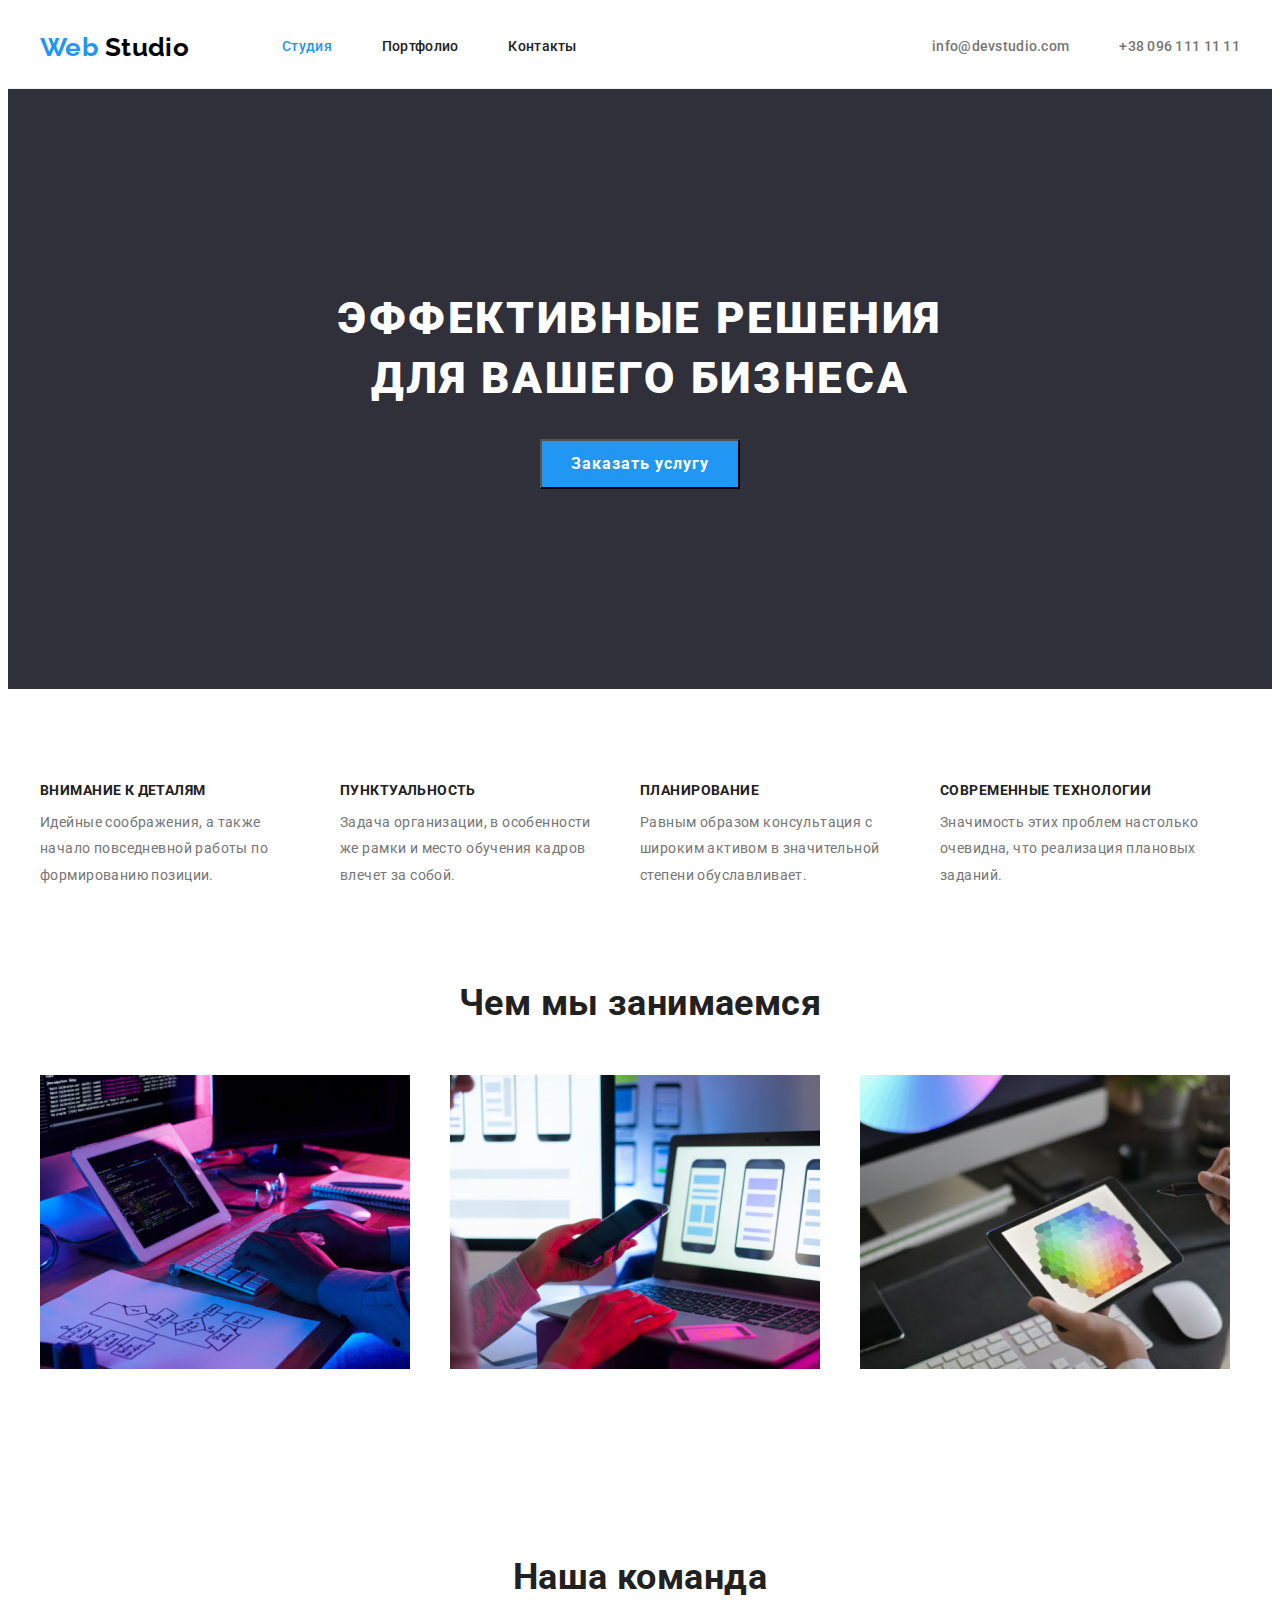
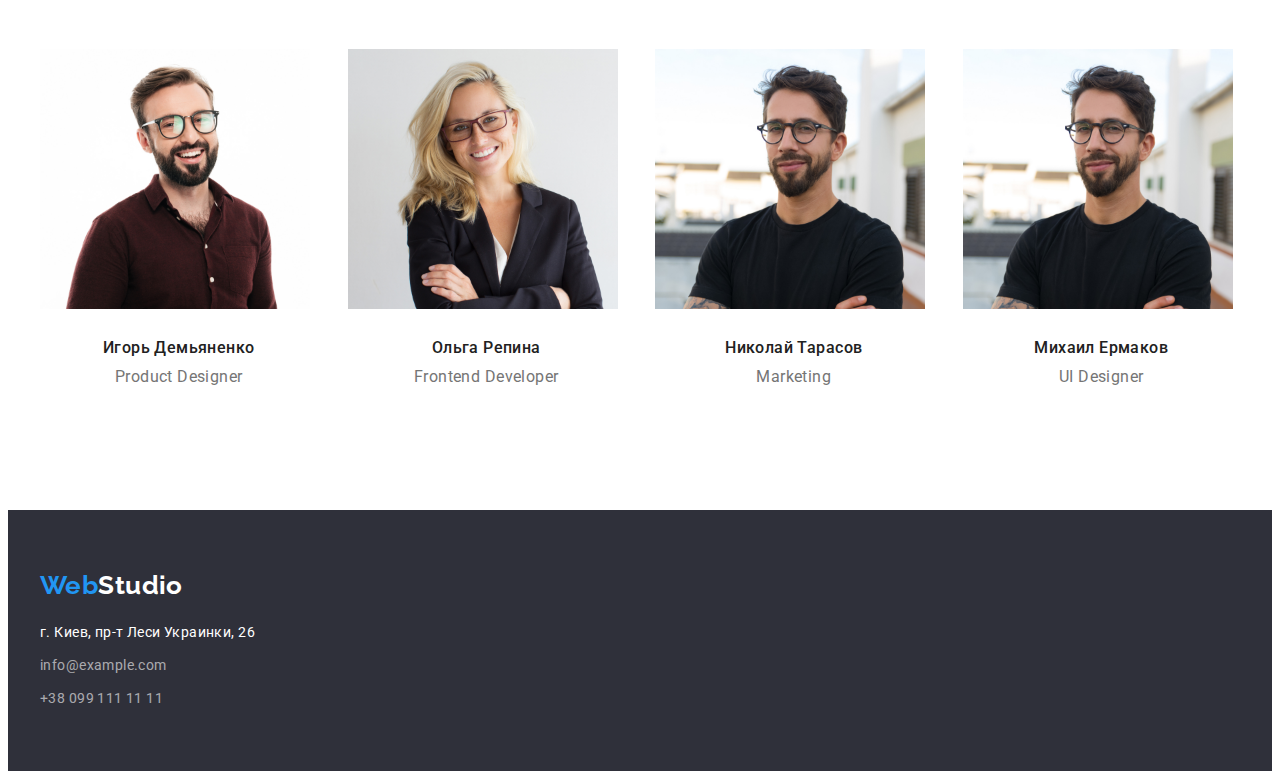
<file: index.html>
<!DOCTYPE html>
<html lang="ru">
  <head>
    <meta charset="UTF-8" />
    <meta http-equiv="X-UA-Compatible" content="IE=edge" />
    <meta name="viewport" content="width=device-width, initial-scale=1.0" />
    <title>Web Studio</title>
    <link
      rel="stylesheet"
      href="https://cdnjs.cloudflare.com/ajax/libs/modern-normalize/1.1.0/modern-normalize.min.css"
      integrity="sha512-wpPYUAdjBVSE4KJnH1VR1HeZfpl1ub8YT/NKx4PuQ5NmX2tKuGu6U/JRp5y+Y8XG2tV+wKQpNHVUX03MfMFn9Q=="
      crossorigin="anonymous"
      referrerpolicy="no-referrer"
    />
    <link rel="stylesheet" href="./css/styles.css" />
    <link rel="preconnect" href="https://fonts.googleapis.com" />
    <link rel="preconnect" href="https://fonts.gstatic.com" crossorigin />
    <link
      href="https://fonts.googleapis.com/css2?family=Raleway:wght@700&family=Roboto:wght@400;500;700;900&display=swap"
      rel="stylesheet"
    />
  </head>
  <body>
    <!-- header section -->
    <header class="header-section">
      <div class="container header-container">
        <nav class="nav-section">
          <a class="header-link-logo link" href="/">
            <span class="logo">Web</span> Studio
          </a>
          <ul class="link-nav list">
            <li class="header-item">
              <a class="link-nav-studio link current" href="./index.html"
                >Студия</a
              >
            </li>
            <li class="header-item">
              <a class="link-nav-portfolio link" href="./portfolio.html"
                >Портфолио</a
              >
            </li>
            <li class="header-item">
              <a class="link-nav-contacts link" href="">Контакты</a>
            </li>
          </ul>
        </nav>
        <ul class="header-link-contacts list">
          <li>
            <a class="header-link-mail link" href="">info@devstudio.com</a>
          </li>
          <li>
            <a class="header-link-tel link" href="">+38 096 111 11 11</a>
          </li>
        </ul>
      </div>
    </header>
    <!-- main section -->
    <main class="main-section">
      <!-- main section hero -->
      <section class="main-section-hero">
        <div class="container hero-container">
          <h1 class="main-section-hero-title">
            Эффективные решения для вашего бизнеса
          </h1>
          <div class="hero-button-container">
            <button class="hero-button" type="button">Заказать услугу</button>
          </div>
        </div>
      </section>
      <!-- main section with us-->
      <section class="main-section-with-us">
        <div class="container">
          <h2 class="visually-hidden">Почему хорошо с нами</h2>
          <ul class="container-with-us list">
            <li class="with-us-item">
              <h3 class="with-us-title">Внимание к деталям</h3>
              <p class="with-us-text">
                Идейные соображения, а также начало повседневной работы по
                формированию позиции.
              </p>
            </li>
            <li class="with-us-item">
              <h3 class="with-us-title">Пунктуальность</h3>
              <p class="with-us-text">
                Задача организации, в особенности же рамки и место обучения
                кадров влечет за собой.
              </p>
            </li>
            <li class="with-us-item">
              <h3 class="with-us-title">Планирование</h3>
              <p class="with-us-text">
                Равным образом консультация с широким активом в значительной
                степени обуславливает.
              </p>
            </li>
            <li class="with-us-item">
              <h3 class="with-us-title">Современные технологии</h3>
              <p class="with-us-text">
                Значимость этих проблем настолько очевидна, что реализация
                плановых заданий.
              </p>
            </li>
          </ul>
        </div>
      </section>
      <!-- main section what are we doing -->
      <section class="what-are-we-doing">
        <div class="container">
          <h2 class="what-are-we-doing-title">Чем мы занимаемся</h2>
          <ul class="list what-are-we-doing-list">
            <li class="what-are-we-doing-item">
              <img
                class="what-are-we-doing-img1"
                src="./images/box-1.jpg"
                alt="программист изображения крупным планом работает за столом в офисе"
                width="370"
              />
            </li>
            <li class="what-are-we-doing-item">
              <img
                class="what-are-we-doing-img2"
                src="./images/box-2.jpg"
                alt="веб-дизайнеры разработчики приложений смартфонов"
                width="370"
              />
            </li>
            <li class="what-are-we-doing-item">
              <img
                class="what-are-we-doing-img3"
                src="./images/box-3.jpg"
                alt="креативный художник, веб-дизайн с выбором цветов, графическй планшет"
                width="370"
              />
            </li>
          </ul>
        </div>
      </section>
      <!-- main section our team -->
      <section class="our-team">
        <div class="container">
          <h2 class="our-team-title">Наша команда</h2>
          <ul class="list our-team-list">
            <li class="our-team-item">
              <img
                class="our-team-img"
                src="./images/img-igor.jpg"
                alt="Фото Игорь Демьяненко"
                width="270"
              />
              <div class="our-teeam-card">
                <h3 class="our-team-name">Игорь Демьяненко</h3>
                <p class="our-team-profession">Product Designer</p>
              </div>
            </li>
            <li class="our-team-item">
              <img
                class="our-team-img"
                src="./images/img-olga.jpg"
                alt="Фото Ольга Репина"
                width="270"
              />
              <div class="our-teeam-card">
                <h3 class="our-team-name">Ольга Репина</h3>
                <p class="our-team-profession">Frontend Developer</p>
              </div>
            </li>
            <li class="our-team-item">
              <img
                class="our-team-img"
                src="./images/img-mikhail.jpg"
                alt="Фото Николай Тарасов"
                width="270"
              />
              <div class="our-teeam-card">
                <h3 class="our-team-name">Николай Тарасов</h3>
                <p class="our-team-profession">Marketing</p>
              </div>
            </li>
            <li class="our-team-item">
              <img
                class="our-team-img"
                src="./images/img-mikhail.jpg"
                alt="Фото Михаил Ермаков"
                width="270"
              />
              <div class="our-teeam-card">
                <h3 class="our-team-name">Михаил Ермаков</h3>
                <p class="our-team-profession">UI Designer</p>
              </div>
            </li>
          </ul>
        </div>
      </section>
    </main>
    <!-- footer section -->
    <footer class="footer-section">
      <div class="container">
        <a class="footer-link-logo link" href="/">
          <span class="logo">Web</span>Studio
        </a>
        <address class="footer-section-address">
          <p class="footer-section-address-text">
            г. Киев, пр-т Леси Украинки, 26
          </p>
          <div class="footer-container">
            <a class="footer-section-address-mail link" href=""
              >info@example.com</a
            >
            <a class="footer-section-address-tel link" href=""
              >+38 099 111 11 11</a
            >
          </div>
        </address>
      </div>
    </footer>
  </body>
</html>
</file>
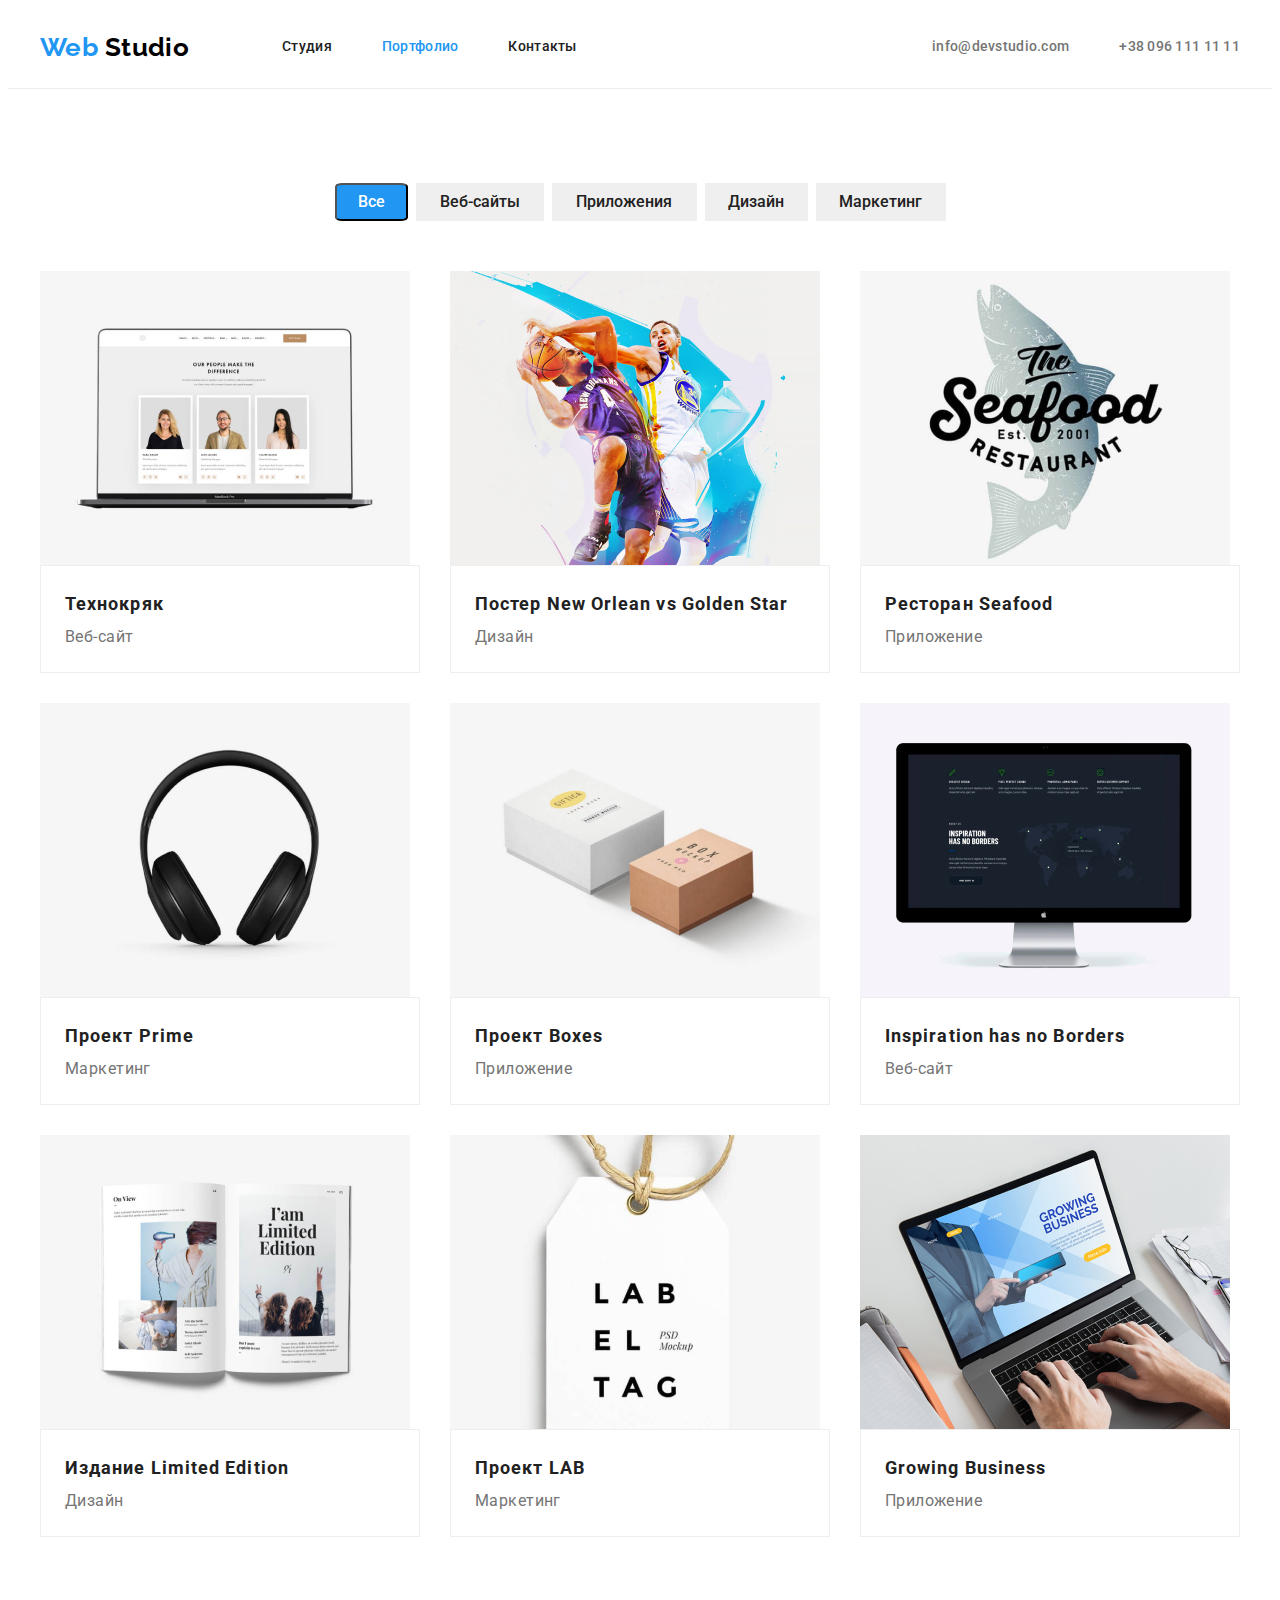
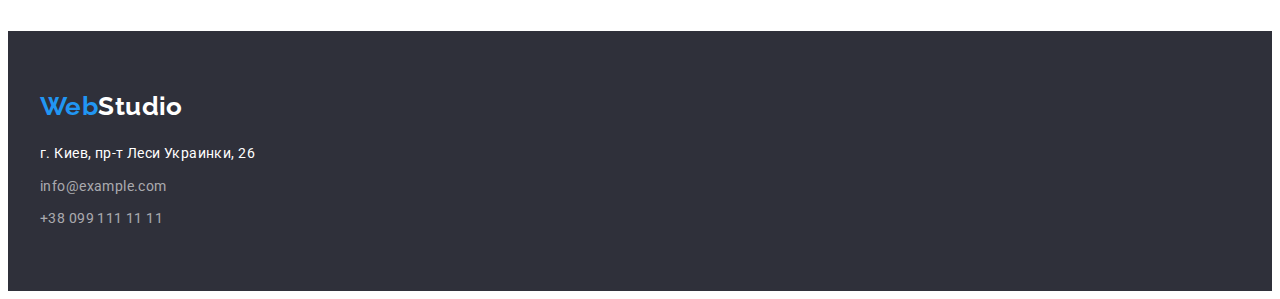
<file: portfolio.html>
<!DOCTYPE html>
<html lang="ru">
  <head>
    <meta charset="UTF-8" />
    <meta http-equiv="X-UA-Compatible" content="IE=edge" />
    <meta name="viewport" content="width=device-width, initial-scale=1.0" />
    <title>Portfolio</title>
    <link
      rel="stylesheet"
      href="https://cdnjs.cloudflare.com/ajax/libs/modern-normalize/1.1.0/modern-normalize.min.css"
      integrity="sha512-wpPYUAdjBVSE4KJnH1VR1HeZfpl1ub8YT/NKx4PuQ5NmX2tKuGu6U/JRp5y+Y8XG2tV+wKQpNHVUX03MfMFn9Q=="
      crossorigin="anonymous"
      referrerpolicy="no-referrer"
    />
    <link rel="stylesheet" href="./css/styles.css" />
    <link rel="preconnect" href="https://fonts.googleapis.com" />
    <link rel="preconnect" href="https://fonts.gstatic.com" crossorigin />
    <link
      href="https://fonts.googleapis.com/css2?family=Raleway:wght@700&family=Roboto:wght@400;500;700;900&display=swap"
      rel="stylesheet"
    />
  </head>
  <body>
    <!-- header section -->
    <header class="header-section">
      <div class="container header-container">
        <nav class="nav-section">
          <a class="header-link-logo link" href="/">
            <span class="logo">Web</span> Studio
          </a>
          <ul class="link-nav list">
            <li class="header-item">
              <a class="link-nav-studio link" href="./index.html">Студия</a>
            </li>
            <li class="header-item">
              <a class="link-nav-portfolio link current" href="./portfolio.html"
                >Портфолио</a
              >
            </li>
            <li class="header-item">
              <a class="link-nav-contacts link" href="">Контакты</a>
            </li>
          </ul>
        </nav>
        <ul class="header-link-contacts list">
          <li>
            <a class="header-link-mail link" href="">info@devstudio.com</a>
          </li>
          <li>
            <a class="header-link-tel link" href="">+38 096 111 11 11</a>
          </li>
        </ul>
      </div>
    </header>
    <!-- main section portfolio -->
    <main class="main-section-portfolio">
      <section class="portfolio-elements">
        <!-- portfolio button list  -->
        <div class="container">
          <h1 class="visually-hidden">Образцы работ</h1>
          <ul class="portfolio-buttons-list list">
            <li class="portfolio-buttons-item">
              <button class="button-all" type="button">Все</button>
            </li>
            <li class="portfolio-buttons-item">
              <button class="button-website button" type="button">
                Веб-сайты
              </button>
            </li>
            <li class="portfolio-buttons-item">
              <button class="button-Applications button" type="button">
                Приложения
              </button>
            </li>
            <li class="portfolio-buttons-item">
              <button class="button-design button" type="button">Дизайн</button>
            </li>
            <li class="portfolio-buttons-item">
              <button class="button-marketing button" type="button">
                Маркетинг
              </button>
            </li>
          </ul>
          <!-- portfolio works list  -->
          <ul class="portfolio-works-list list">
            <li class="portfolio-work-item">
              <img
                class="portfolio-work-img"
                src="./images/project.jpg"
                alt="ноутбук с фотографиями"
              />
              <div class="portfolio-card">
                <h2 class="portfolio-work-title">Технокряк</h2>
                <p class="portfolio-work-text">Веб-сайт</p>
              </div>
            </li>
            <li class="portfolio-work-item">
              <img
                class="portfolio-work-img"
                src="./images/project1.jpg"
                alt="два баскетболиста с мячом"
              />
              <div class="portfolio-card">
                <h2 class="portfolio-work-title">
                  Постер New Orlean vs Golden Star
                </h2>
                <p class="portfolio-work-text">Дизайн</p>
              </div>
            </li>
            <li class="portfolio-work-item">
              <img
                class="portfolio-work-img"
                src="./images/project2.jpg"
                alt="надпись с рыбкой"
              />
              <div class="portfolio-card">
                <h2 class="portfolio-work-title">Ресторан Seafood</h2>
                <p class="portfolio-work-text">Приложение</p>
              </div>
            </li>
            <li class="portfolio-work-item">
              <img
                class="portfolio-work-img"
                src="./images/project3.jpg"
                alt="наушники"
              />
              <div class="portfolio-card">
                <h2 class="portfolio-work-title">Проект Prime</h2>
                <p class="portfolio-work-text">Маркетинг</p>
              </div>
            </li>
            <li class="portfolio-work-item">
              <img
                class="portfolio-work-img"
                src="./images/project4.jpg"
                alt="две коробочки"
              />
              <div class="portfolio-card">
                <h2 class="portfolio-work-title">Проект Boxes</h2>
                <p class="portfolio-work-text">Приложение</p>
              </div>
            </li>
            <li class="portfolio-work-item">
              <img
                class="portfolio-work-img"
                src="./images/project5.jpg"
                alt="монитор с изображением"
              />
              <div class="portfolio-card">
                <h2 class="portfolio-work-title">Inspiration has no Borders</h2>
                <p class="portfolio-work-text">Веб-сайт</p>
              </div>
            </li>
            <li class="portfolio-work-item">
              <img
                class="portfolio-work-img"
                src="./images/project6.jpg"
                alt="книга с картинками"
              />
              <div class="portfolio-card">
                <h2 class="portfolio-work-title">Издание Limited Edition</h2>
                <p class="portfolio-work-text">Дизайн</p>
              </div>
            </li>
            <li class="portfolio-work-item">
              <img
                class="portfolio-work-img"
                src="./images/project7.jpg"
                alt="бирка с надписью"
              />
              <div class="portfolio-card">
                <h2 class="portfolio-work-title">Проект LAB</h2>
                <p class="portfolio-work-text">Маркетинг</p>
              </div>
            </li>
            <li class="portfolio-work-item">
              <img
                class="portfolio-work-img"
                src="./images/project8.jpg"
                alt="руки на ноутбуке"
              />
              <div class="portfolio-card">
                <h2 class="portfolio-work-title">Growing Business</h2>
                <p class="portfolio-work-text">Приложение</p>
              </div>
            </li>
          </ul>
        </div>
      </section>
    </main>
    <!-- footer section -->
    <footer class="footer-section">
      <div class="container">
        <a class="footer-link-logo link" href="/">
          <span class="logo">Web</span>Studio
        </a>
        <address class="footer-section-address">
          <p class="footer-section-address-text">
            г. Киев, пр-т Леси Украинки, 26
          </p>
          <div class="footer-container">
            <a class="footer-section-address-mail link" href=""
              >info@example.com</a
            >
            <a class="footer-section-address-tel link" href=""
              >+38 099 111 11 11</a
            >
          </div>
        </address>
      </div>
    </footer>
  </body>
</html>
</file>
<file: css/styles.css>
/* === global styles =============== */
p,
h1,
h2,
h3,
h4,
h5,
h6 {
  margin: 0;
}
ul,
ol {
  margin: 0;
  padding: 0;
}
button {
  cursor: pointer;
  padding: 0;
}
img,
a {
  display: block;
  max-width: 100%;
  height: auto;
}

:root {
  --main-color: #212121;
  --alt-color: #2196f3;
  --description-color: #757575;
  --white-color: #ffffff;
  --rgba-color: rgba(100%, 100%, 100%, 60%);
  --background-color: #2f303a;
  --black-color: #000000;
}
.list {
  list-style: none;
}
.link {
  text-decoration: none;
  color: var(--main-color);
  font-style: inherit;
}
.link:hover,
.link:focus {
  color: var(--alt-color);
}
.link.current {
  color: var(--alt-color);
}
.button:hover,
.button:focus {
  color: var(--alt-color);
}
body {
  font-family: 'Roboto', sans-serif;
  font-size: 14px;
  letter-spacing: 0.03em;
  color: var(--main-color);
}

.visually-hidden {
  position: absolute;
  width: 1px;
  height: 1px;
  margin: -1px;
  border: 0;
  padding: 0;
  clip: rect(0 0 0 0);
  overflow: hidden;
}
.container {
  width: 1200px;
  padding-left: 15px;
  padding-right: 15px;
  margin: 0 auto;
}
/* ============================ index.html ================== */
/* === header ==== */

.header-section {
  padding-top: 24px;
  padding-bottom: 25px;
  border-bottom: 1px solid #ececec;
}
.header-container {
  display: flex;
}
.nav-section {
  display: flex;
}
.link-nav {
  display: flex;
  align-items: center;
}

.header-link-contacts {
  display: flex;
  align-items: center;
  margin-left: auto;
}
.header-link-logo {
  font-family: 'Raleway', sans-serif;
  font-weight: 700;
  font-size: 26px;
  line-height: 1.19;
  color: var(--black-color);
  margin-right: 93px;
}
.logo {
  color: var(--alt-color);
}
.header-item:not(:last-child) {
  margin-right: 50px;
}

.link-nav-studio,
.link-nav-portfolio,
.link-nav-contacts {
  font-weight: 500;
  line-height: 1.14;
  letter-spacing: 0.02em;
}
.header-link-tel {
  margin-left: 50px;
}
.header-link-mail,
.header-link-tel {
  font-weight: 500;
  line-height: 1.14;
  letter-spacing: 0.02em;
  color: var(--description-color);
}

/* === main section hero */

.main-section-hero {
  background-color: var(--background-color);
  padding-top: 200px;
  padding-bottom: 200px;
}
.hero-container {
  display: flex;
  flex-direction: column;
  align-items: center;
}
.main-section-hero-title {
  font-weight: 900;
  font-size: 44px;
  line-height: 1.36;
  text-align: center;
  letter-spacing: 0.06em;
  text-transform: uppercase;
  color: var(--white-color);
  margin-bottom: 30px;
  max-width: 696px;
}
.hero-button-container {
  display: flex;
  justify-content: center;
}
.hero-button {
  font-family: 'Roboto', sans-serif;
  font-weight: 700;
  font-size: 16px;
  line-height: 1.87;
  align-items: center;
  text-align: center;
  letter-spacing: 0.06em;
  color: var(--white-color);
  background-color: var(--alt-color);
  width: 200px;
  height: 50px;
}
.main-section-hero-button:hover,
.main-section-hero-button:focus {
  color: var(--white-color);
  background-color: #188ce8;
  cursor: pointer;
}
/* === main section with us ===== */

.main-section-with-us {
  padding-top: 94px;
  padding-bottom: 94px;
}
.container-with-us {
  display: flex;
  width: 1170px;
}
.with-us-item {
  width: 270px;
}
.with-us-item:not(:last-child) {
  margin-right: 30px;
}
.with-us-title {
  font-weight: 700;
  line-height: 1.14;
  font-size: inherit;
  text-transform: uppercase;
  color: var(--main-color);
  margin-bottom: 10px;
}
.with-us-text {
  line-height: 1.92;
  color: var(--description-color);
}
/* main section what are we doing */

.what-are-we-doing {
  padding-bottom: 94px;
}
.what-are-we-doing-list {
  display: flex;
  flex-wrap: wrap;
  margin-left: -30px;
  margin-bottom: -30px;
}
.what-are-we-doing-item {
  margin-left: 30px;
  margin-bottom: 30px;
  flex-basis: calc((100% - 90px) / 3);
}
.what-are-we-doing-title {
  font-weight: 700;
  font-size: 36px;
  line-height: 1.16;
  text-align: center;
  color: var(--main-color);
  margin-bottom: 50px;
}
/* === main section our team ==== */

.our-team {
  padding-top: 94px;
  padding-bottom: 94px;
}
.our-team-title {
  font-weight: 700;
  font-size: 36px;
  line-height: 1.16;
  text-align: center;
  color: var(--main-color);
  margin-bottom: 50px;
}
.our-team-list {
  display: flex;
  flex-wrap: wrap;
  margin-left: -30px;
  margin-bottom: -30px;
}
.our-team-item {
  margin-left: 30px;
  margin-bottom: 30px;
  flex-basis: calc((100% - 120px) / 4);
}
.our-teeam-card {
  padding-top: 30px;
  padding-bottom: 30px;
}
.our-team-img {
}
.our-team-name {
  font-weight: 500;
  font-size: 16px;
  line-height: 1.18;
  text-align: center;
  color: var(--main-color);
  margin-bottom: 10px;
}
.our-team-profession {
  font-size: 16px;
  line-height: 1.18;
  text-align: center;
  color: var(--description-color);
}

/* === footer =================== */

.footer-section {
  background: var(--background-color);
  padding-top: 60px;
  padding-bottom: 60px;
}
.footer-section-address {
  font-style: inherit;
}
.footer-link-logo {
  font-family: 'Raleway', sans-seri;
  font-weight: 700;
  font-size: 26px;
  line-height: 1.19;
  color: var(--white-color);
  margin-bottom: 20px;
}
.footer-section-address-text {
  line-height: 1.71;
  color: var(--white-color);
  margin-bottom: 9px;
}
.footer-container {
  display: flex;
  flex-direction: column;
}
.footer-section-address-mail {
  line-height: 1.71;
  color: var(--rgba-color);
  margin-bottom: 9px;
}
.footer-section-address-mail:hover,
.footer-section-address-mail:focus {
  color: var(--white-color);
}
.footer-section-address-tel {
  line-height: 1.71;
  color: var(--rgba-color);
}
.footer-section-address-tel:hover,
.footer-section-address-tel:focus {
  color: var(--white-color);
}

/* ========================== portfolio ==================== */
.portfolio-elements {
  padding-top: 94px;
  padding-bottom: 94px;
}
.portfolio-buttons-list {
  display: flex;
  justify-content: center;
  margin-bottom: 50px;
}

.portfolio-buttons-item:not(:last-child) {
  margin-right: 8px;
}

.portfolio-works-list {
  display: flex;
  flex-wrap: wrap;
  margin-left: -30px;
  margin-bottom: -30px;
  border: #000000;
}
.portfolio-work-item {
  flex-basis: calc(100% / 3 - 30px);
  margin-left: 30px;
  margin-bottom: 30px;
}
.button-all {
  font-family: inherit;
  font-weight: 500;
  font-size: 16px;
  line-height: 1.62;
  text-align: center;
  cursor: pointer;
  color: var(--white-color);
  background-color: var(--alt-color);
  border-radius: 10%;
  min-width: 73px;
  min-height: 38px;
}
.button-all:hover,
.button-all:focus {
  color: var(--white-color);
  background-color: #188ce8;
}
.button {
  font-family: inherit;
  font-weight: 500;
  font-size: 16px;
  line-height: 1.62;
  text-align: center;
  cursor: pointer;
  color: var(--main-color);
  border-style: none;
}
.button:hover,
.button:focus {
  color: var(--alt-color);
}
.button-website {
  min-width: 128px;
  min-height: 38px;
}
.button-Applications {
  min-width: 145px;
  min-height: 38px;
}
.button-design {
  min-width: 103px;
  min-height: 38px;
}
.button-marketing {
  min-width: 130px;
  min-height: 38px;
}
.portfolio-card {
  padding: 20px 24px;
  border: 1px solid #eeeeee;
}
.portfolio-work-title {
  font-weight: 700;
  font-size: 18px;
  line-height: 2;
  letter-spacing: 0.06em;
}
.portfolio-work-text {
  font-size: 16px;
  line-height: 1.87;
  color: var(--description-color);
}
</file>
